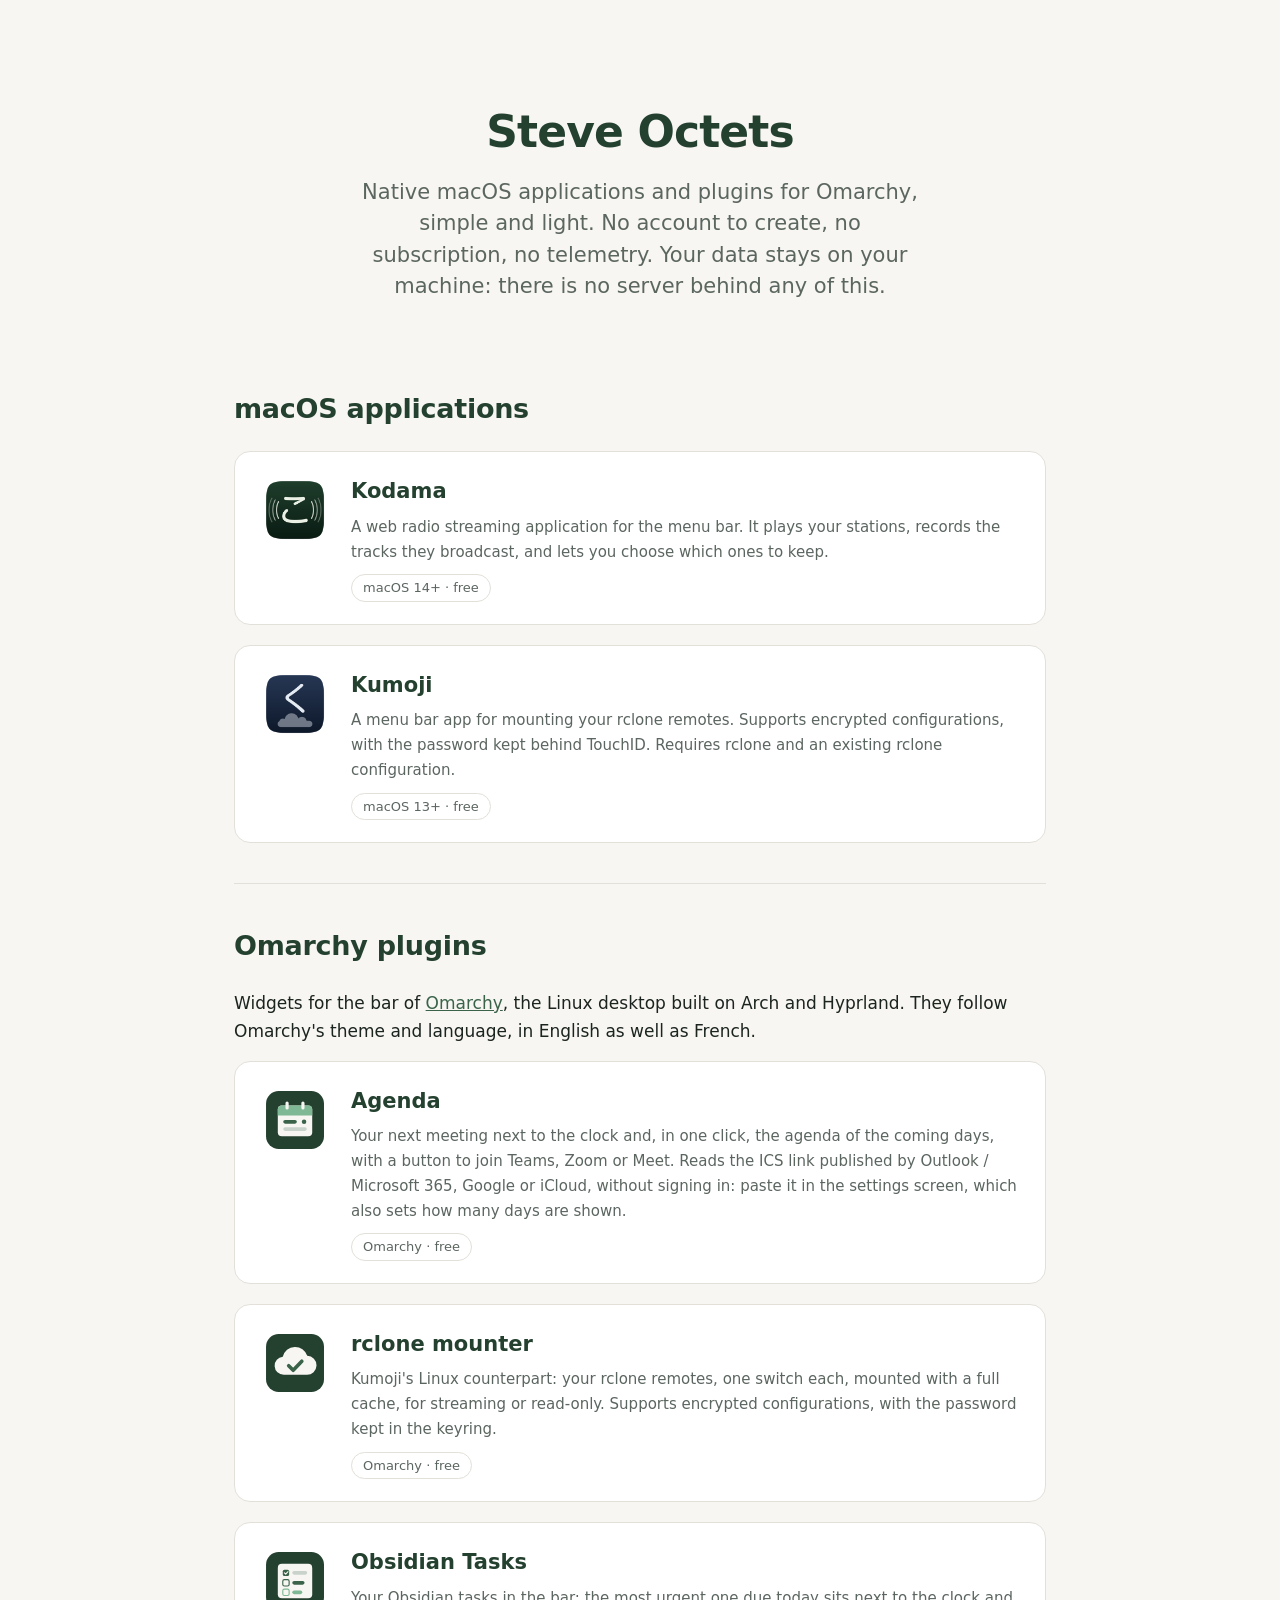
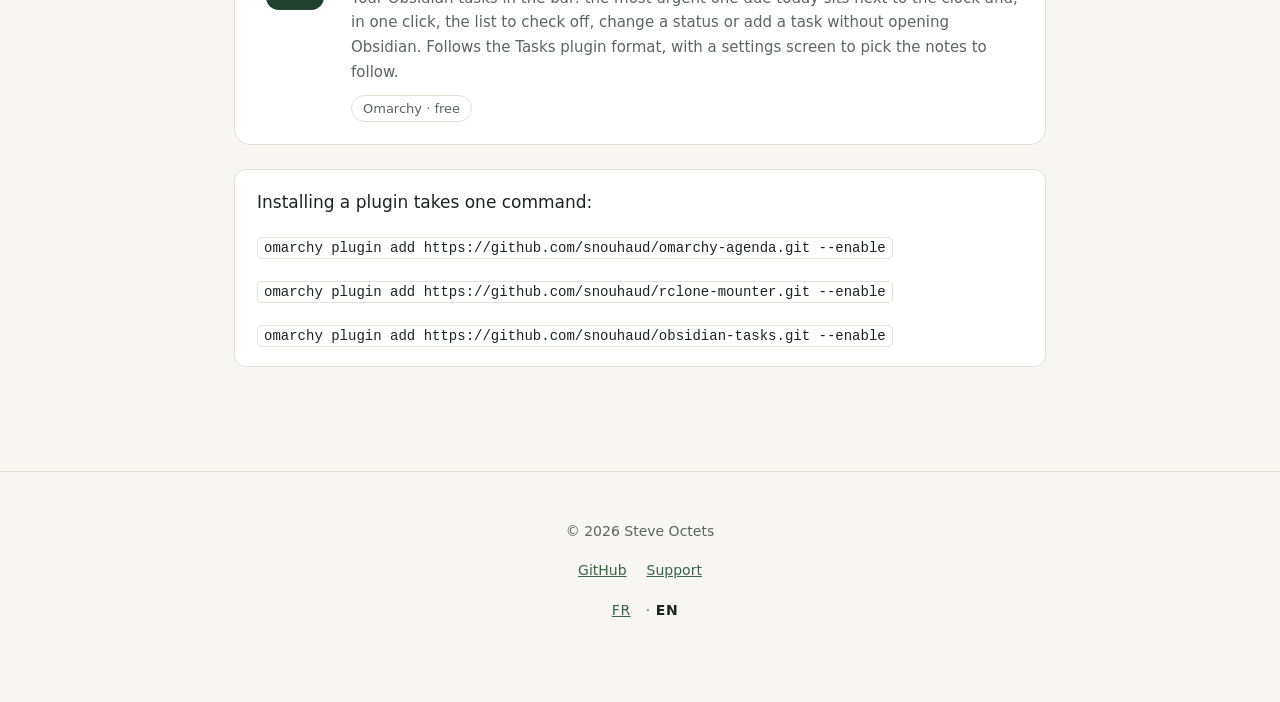
<file: index.html>
<!DOCTYPE html>
<html lang="fr">
<head>
<meta charset="utf-8">
<meta name="viewport" content="width=device-width, initial-scale=1">
<title>Steve Octets — de petites applications macOS et des plugins Omarchy</title>
<meta name="description" content="De petites applications macOS natives et des plugins pour Omarchy (Linux), simples et légers. Pas de compte à créer, pas d'abonnement, pas de télémétrie. Vos données restent sur votre machine.">
<link rel="icon" href="images/kodama.png">
<link rel="stylesheet" href="style.css">
<link rel="alternate" hreflang="fr" href="https://steveoctets.github.io/">
<link rel="alternate" hreflang="en" href="https://steveoctets.github.io/en/">
<link rel="alternate" hreflang="x-default" href="https://steveoctets.github.io/en/">
</head>
<body>

<header>
    <h1>Steve Octets</h1>
    <p class="accroche">
        Des applications macOS natives et des plugins pour Omarchy, simples et légers.
        Pas de compte à créer, pas d'abonnement, pas de télémétrie. Vos données restent
        sur votre machine : il n'y a aucun serveur derrière.
    </p>
</header>

<div class="contenu">

<section style="border-top:none; padding-top:0;">
    <h2>Applications macOS</h2>
    <div class="applications">

        <!-- Une application = une carte. Pour en ajouter une, copier ce bloc. -->
        <a class="application" href="https://steveoctets.github.io/kodama/">
            <img src="images/kodama.png" alt="">
            <div>
                <h3>Kodama</h3>
                <p>
                    Une application de streaming de Web Radio pour la barre des menus. Elle lit
                    vos stations, enregistre les morceaux diffusés, et vous laisse choisir ceux
                    à sauvegarder.
                </p>
                <span class="plateforme">macOS 14+ · gratuit</span>
            </div>
        </a>

        <a class="application" href="https://steveoctets.github.io/kumoji/">
            <img src="images/kumoji.png" alt="">
            <div>
                <h3>Kumoji</h3>
                <p>
                    Un menulet pour monter vos remotes rclone. Prise en charge des
                    configurations chiffrées, et du mot de passe gardé derrière TouchID.
                    Nécessite rclone et une configuration rclone existante.
                </p>
                <span class="plateforme">macOS 13+ · gratuit</span>
            </div>
        </a>

    </div>
</section>

<section>
    <h2>Plugins Omarchy</h2>
    <p>
        Des widgets pour la barre d'<a href="https://omarchy.org">Omarchy</a>, le bureau Linux
        bâti sur Arch et Hyprland. Ils suivent le thème et la langue d'Omarchy, en
        français comme en anglais.
    </p>
    <div class="applications">

        <a class="application" href="https://github.com/snouhaud/omarchy-agenda">
            <img src="images/agenda.svg" alt="">
            <div>
                <h3>Agenda</h3>
                <p>
                    Votre prochaine réunion à côté de l'horloge et, d'un clic, l'agenda des
                    jours qui viennent, avec un bouton pour rejoindre Teams, Zoom ou Meet. Lit
                    le lien ICS publié par Outlook / Microsoft 365, Google ou iCloud, sans
                    connexion à un compte : il se colle dans l'écran de réglages, qui règle
                    aussi le nombre de jours affichés.
                </p>
                <span class="plateforme">Omarchy · gratuit</span>
            </div>
        </a>

        <a class="application" href="https://github.com/snouhaud/rclone-mounter">
            <img src="images/rclone-mounter.svg" alt="">
            <div>
                <h3>rclone mounter</h3>
                <p>
                    Le pendant Linux de Kumoji : vos remotes rclone, un interrupteur chacun,
                    montés en cache complet, en streaming ou en lecture seule. Prend en charge
                    les configurations chiffrées, avec le mot de passe gardé dans le trousseau.
                </p>
                <span class="plateforme">Omarchy · gratuit</span>
            </div>
        </a>

        <a class="application" href="https://github.com/snouhaud/obsidian-tasks">
            <img src="images/obsidian-tasks.svg" alt="">
            <div>
                <h3>Obsidian Tasks</h3>
                <p>
                    Vos tâches Obsidian dans la barre : la plus urgente du jour s'affiche à
                    côté de l'horloge et, d'un clic, la liste pour cocher, changer un statut ou
                    ajouter une tâche sans ouvrir Obsidian. Suit la convention du plugin Tasks,
                    avec un écran de réglages pour choisir les notes à suivre.
                </p>
                <span class="plateforme">Omarchy · gratuit</span>
            </div>
        </a>

    </div>
    <div class="note">
        <p>Pour installer un plugin, une commande suffit :</p>
        <p><code>omarchy plugin add https://github.com/snouhaud/omarchy-agenda.git --enable</code></p>
        <p><code>omarchy plugin add https://github.com/snouhaud/rclone-mounter.git --enable</code></p>
        <p><code>omarchy plugin add https://github.com/snouhaud/obsidian-tasks.git --enable</code></p>
    </div>
</section>

</div>

<footer>
    <p>© 2026 Steve Octets</p>
    <p><a href="https://github.com/steveoctets">GitHub</a><a href="https://ko-fi.com/steveoctets">Soutenir</a></p>
    <p class="langues"><strong>FR</strong> · <a href="en/" onclick="try{localStorage.setItem('langue','en')}catch(e){}">EN</a></p>
</footer>

<script>
// La langue du visiteur, une fois pour toutes.
//
// Le choix explicite l'emporte et se souvient ; à défaut, on suit le navigateur. La page
// française est le contenu, pas une page de redirection : un robot qui n'exécute pas ce
// script voit du vrai texte, et le hreflang ci-dessus lui dit où trouver l'autre version.
(function () {
    var choix = null;
    try { choix = localStorage.getItem('langue'); } catch (e) {}
    var ici = document.documentElement.lang;
    var voulue = choix || (navigator.language || 'en').slice(0, 2).toLowerCase();
    if (voulue !== 'fr') { voulue = 'en'; }
    if (voulue === ici) { return; }
    var autre = document.querySelector('link[rel=alternate][hreflang=' + voulue + ']');
    if (autre) { location.replace(autre.href); }
})();
</script>

</body>
</html>
</file>
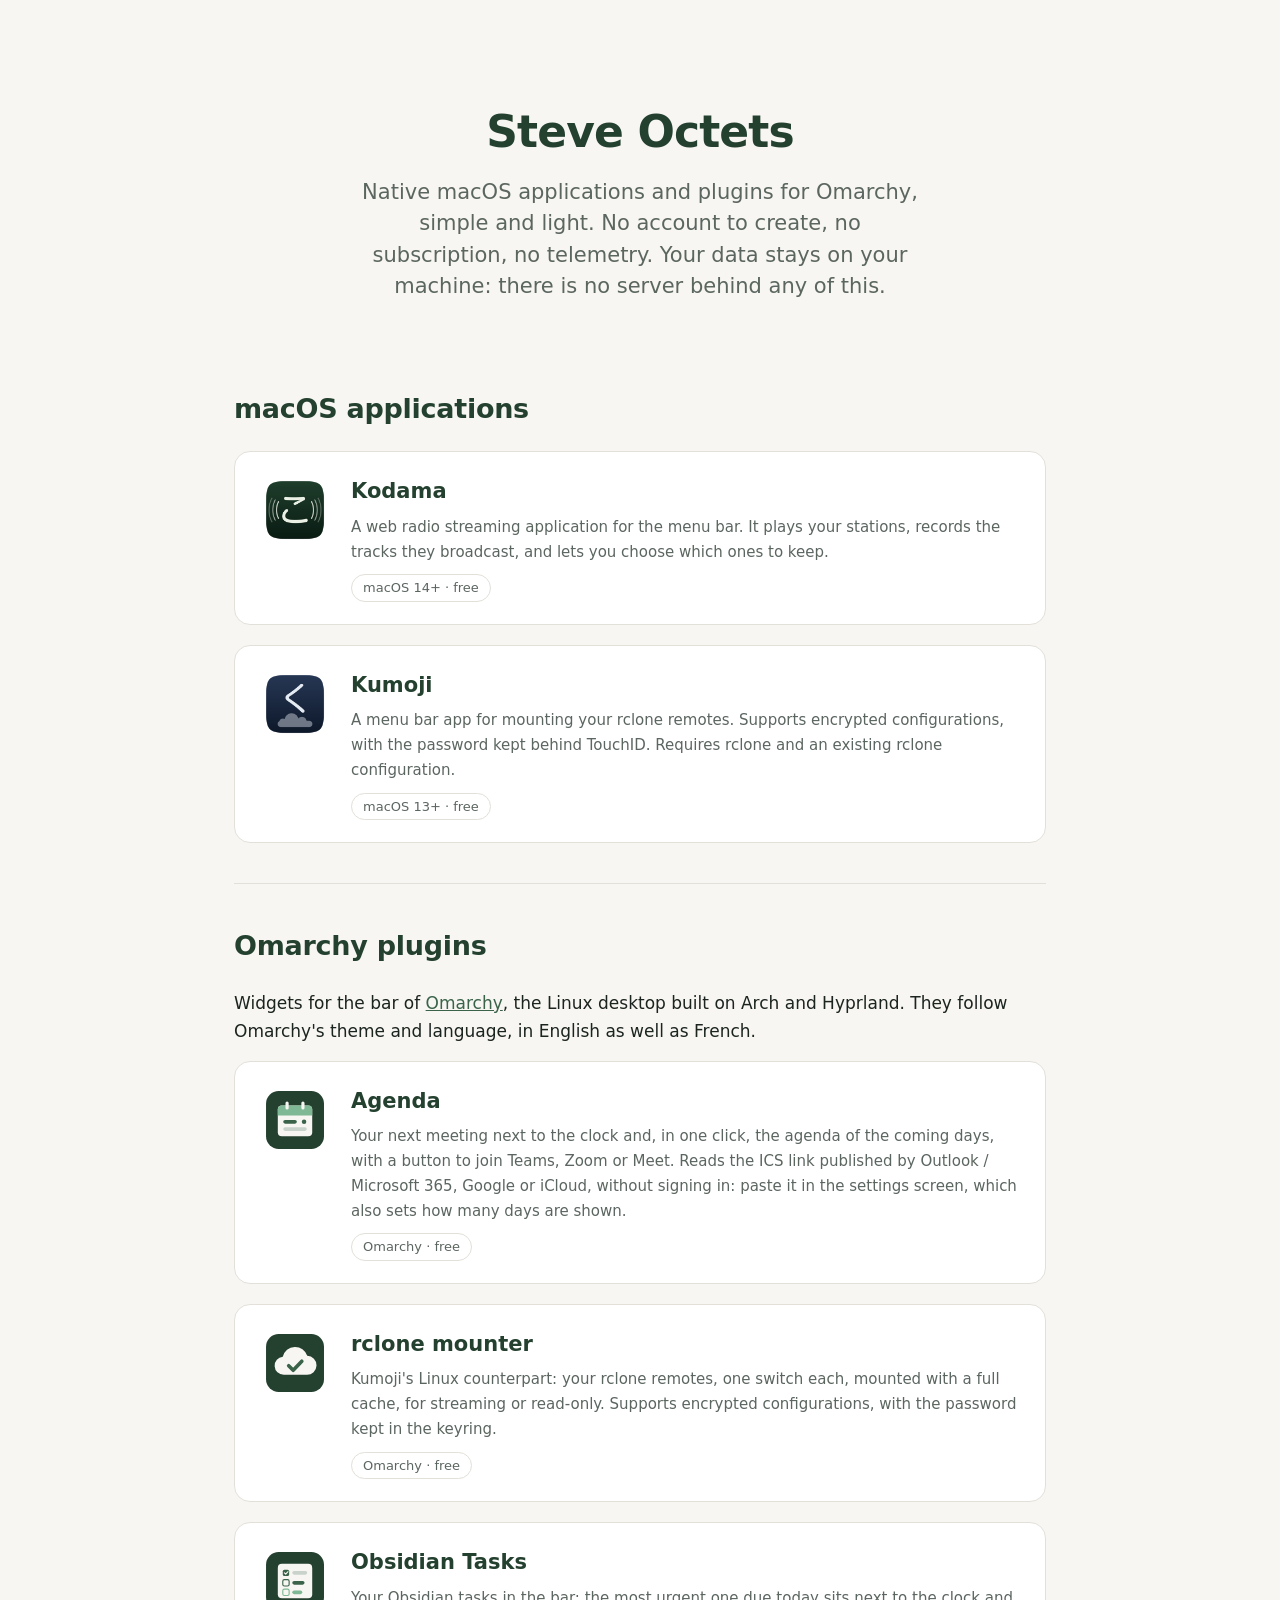
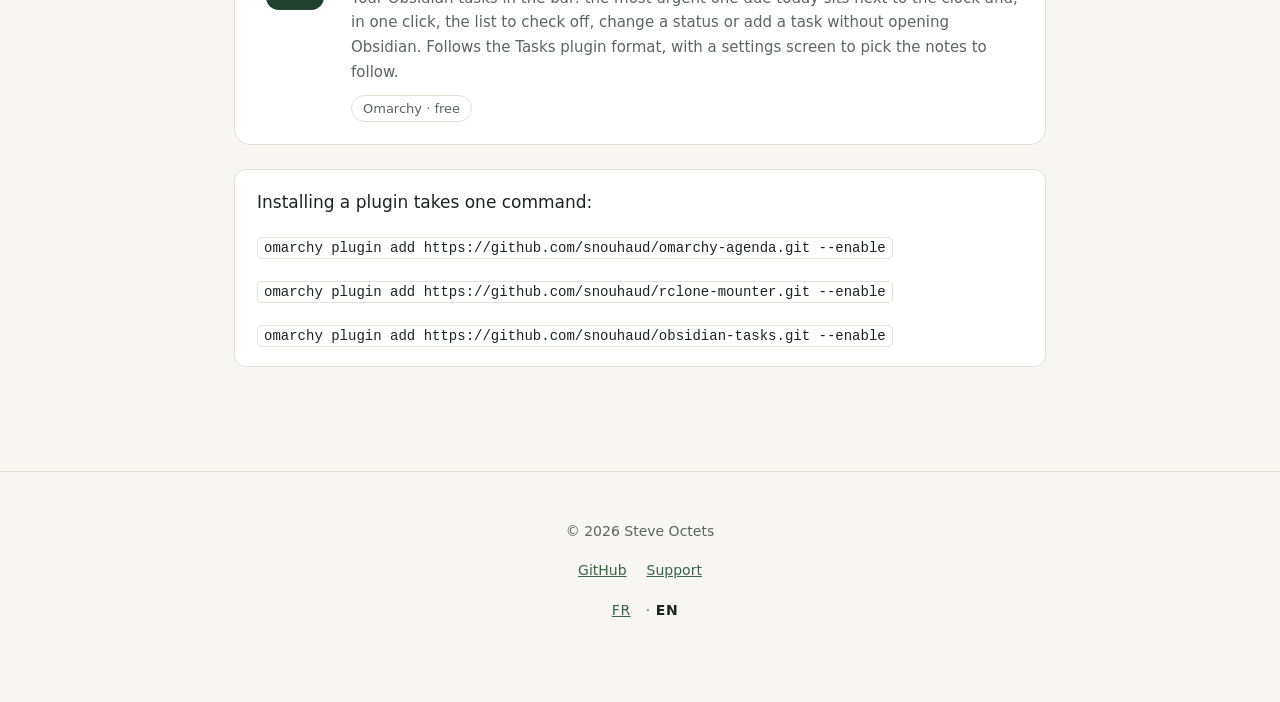
<file: en/index.html>
<!DOCTYPE html>
<html lang="en">
<head>
<meta charset="utf-8">
<meta name="viewport" content="width=device-width, initial-scale=1">
<title>Steve Octets — small macOS applications and Omarchy plugins</title>
<meta name="description" content="Small native macOS applications and plugins for Omarchy (Linux), simple and light. No account to create, no subscription, no telemetry. Your data stays on your machine.">
<link rel="icon" href="../images/kodama.png">
<link rel="stylesheet" href="../style.css">
<link rel="alternate" hreflang="fr" href="https://steveoctets.github.io/">
<link rel="alternate" hreflang="en" href="https://steveoctets.github.io/en/">
<link rel="alternate" hreflang="x-default" href="https://steveoctets.github.io/en/">
</head>
<body>

<header>
    <h1>Steve Octets</h1>
    <p class="accroche">
        Native macOS applications and plugins for Omarchy, simple and light. No account to
        create, no subscription, no telemetry. Your data stays on your machine: there is no
        server behind any of this.
    </p>
</header>

<div class="contenu">

<section style="border-top:none; padding-top:0;">
    <h2>macOS applications</h2>
    <div class="applications">

        <!-- Une application = une carte. Pour en ajouter une, copier ce bloc. -->
        <a class="application" href="https://steveoctets.github.io/kodama/en/">
            <img src="../images/kodama.png" alt="">
            <div>
                <h3>Kodama</h3>
                <p>
                    A web radio streaming application for the menu bar. It plays your stations,
                    records the tracks they broadcast, and lets you choose which ones to keep.
                </p>
                <span class="plateforme">macOS 14+ · free</span>
            </div>
        </a>

        <a class="application" href="https://steveoctets.github.io/kumoji/en/">
            <img src="../images/kumoji.png" alt="">
            <div>
                <h3>Kumoji</h3>
                <p>
                    A menu bar app for mounting your rclone remotes. Supports encrypted
                    configurations, with the password kept behind TouchID. Requires rclone and
                    an existing rclone configuration.
                </p>
                <span class="plateforme">macOS 13+ · free</span>
            </div>
        </a>

    </div>
</section>

<section>
    <h2>Omarchy plugins</h2>
    <p>
        Widgets for the bar of <a href="https://omarchy.org">Omarchy</a>, the Linux desktop
        built on Arch and Hyprland. They follow Omarchy's theme and language, in English as
        well as French.
    </p>
    <div class="applications">

        <a class="application" href="https://github.com/snouhaud/omarchy-agenda">
            <img src="../images/agenda.svg" alt="">
            <div>
                <h3>Agenda</h3>
                <p>
                    Your next meeting next to the clock and, in one click, the agenda of the
                    coming days, with a button to join Teams, Zoom or Meet. Reads the ICS link
                    published by Outlook / Microsoft 365, Google or iCloud, without signing in:
                    paste it in the settings screen, which also sets how many days are shown.
                </p>
                <span class="plateforme">Omarchy · free</span>
            </div>
        </a>

        <a class="application" href="https://github.com/snouhaud/rclone-mounter">
            <img src="../images/rclone-mounter.svg" alt="">
            <div>
                <h3>rclone mounter</h3>
                <p>
                    Kumoji's Linux counterpart: your rclone remotes, one switch each, mounted
                    with a full cache, for streaming or read-only. Supports encrypted
                    configurations, with the password kept in the keyring.
                </p>
                <span class="plateforme">Omarchy · free</span>
            </div>
        </a>

        <a class="application" href="https://github.com/snouhaud/obsidian-tasks">
            <img src="../images/obsidian-tasks.svg" alt="">
            <div>
                <h3>Obsidian Tasks</h3>
                <p>
                    Your Obsidian tasks in the bar: the most urgent one due today sits next
                    to the clock and, in one click, the list to check off, change a status or
                    add a task without opening Obsidian. Follows the Tasks plugin format, with
                    a settings screen to pick the notes to follow.
                </p>
                <span class="plateforme">Omarchy · free</span>
            </div>
        </a>

    </div>
    <div class="note">
        <p>Installing a plugin takes one command:</p>
        <p><code>omarchy plugin add https://github.com/snouhaud/omarchy-agenda.git --enable</code></p>
        <p><code>omarchy plugin add https://github.com/snouhaud/rclone-mounter.git --enable</code></p>
        <p><code>omarchy plugin add https://github.com/snouhaud/obsidian-tasks.git --enable</code></p>
    </div>
</section>

</div>

<footer>
    <p>© 2026 Steve Octets</p>
    <p><a href="https://github.com/steveoctets">GitHub</a><a href="https://ko-fi.com/steveoctets">Support</a></p>
    <p class="langues"><a href="../" onclick="try{localStorage.setItem('langue','fr')}catch(e){}">FR</a> · <strong>EN</strong></p>
</footer>

<script>
// La langue du visiteur, une fois pour toutes.
//
// Le choix explicite l'emporte et se souvient ; à défaut, on suit le navigateur. La page
// française est le contenu, pas une page de redirection : un robot qui n'exécute pas ce
// script voit du vrai texte, et le hreflang ci-dessus lui dit où trouver l'autre version.
(function () {
    var choix = null;
    try { choix = localStorage.getItem('langue'); } catch (e) {}
    var ici = document.documentElement.lang;
    var voulue = choix || (navigator.language || 'en').slice(0, 2).toLowerCase();
    if (voulue !== 'fr') { voulue = 'en'; }
    if (voulue === ici) { return; }
    var autre = document.querySelector('link[rel=alternate][hreflang=' + voulue + ']');
    if (autre) { location.replace(autre.href); }
})();
</script>

</body>
</html>
</file>
<file: style.css>
/* Kodama — la palette de l'icône : vert forêt, blanc cassé. */
:root {
    color-scheme: light dark;
    --fond: #f7f6f2;
    --fond-carte: #ffffff;
    --encre: #1c2420;
    --encre-douce: #5c6660;
    --vert: #24402f;
    --vert-clair: #3a6349;
    --trait: #e2e0d9;
}
@media (prefers-color-scheme: dark) {
    :root {
        --fond: #12211a;
        --fond-carte: #1a2c23;
        --encre: #eaf0e4;
        --encre-douce: #9db0a3;
        --vert: #eaf0e4;
        --vert-clair: #7fb894;
        --trait: #24402f;
    }
}

* { box-sizing: border-box; }

body {
    margin: 0;
    font: 17px/1.65 -apple-system, BlinkMacSystemFont, "Segoe UI", system-ui, sans-serif;
    color: var(--encre);
    background: var(--fond);
    -webkit-font-smoothing: antialiased;
}

.contenu { max-width: 860px; margin: 0 auto; padding: 0 24px; }

/* En-tête */
header { text-align: center; padding: 72px 24px 48px; }
header img.icone { width: 128px; height: 128px; border-radius: 28px; }
header h1 {
    font-size: 44px; margin: 24px 0 8px; letter-spacing: -0.02em;
    color: var(--vert);
}
header .kana { font-size: 20px; color: var(--encre-douce); margin: 0 0 20px; }
header p.accroche {
    font-size: 21px; line-height: 1.5; color: var(--encre-douce);
    max-width: 560px; margin: 0 auto 36px;
}

/* Le bouton de téléchargement */
.telecharger {
    display: inline-block; padding: 15px 34px; border-radius: 12px;
    background: var(--vert-clair); color: #fff; text-decoration: none;
    font-size: 18px; font-weight: 600;
    transition: transform .12s ease, filter .12s ease;
}
@media (prefers-color-scheme: dark) { .telecharger { color: #12211a; } }
.telecharger:hover { transform: translateY(-1px); filter: brightness(1.08); }
.dessous { font-size: 14px; color: var(--encre-douce); margin-top: 14px; }

/* Sections */
section { padding: 40px 0; border-top: 1px solid var(--trait); }
h2 { font-size: 27px; margin: 0 0 20px; letter-spacing: -0.01em; color: var(--vert); }
h3 { font-size: 19px; margin: 32px 0 10px; }
p { margin: 0 0 16px; }
a { color: var(--vert-clair); }

figure { margin: 28px 0; }
figure img {
    width: 100%; border-radius: 12px; border: 1px solid var(--trait);
    display: block;
}
figcaption {
    font-size: 14px; color: var(--encre-douce); margin-top: 10px;
    text-align: center;
}

.trois { display: grid; gap: 24px; grid-template-columns: repeat(auto-fit, minmax(230px, 1fr)); }
.trois h3 { margin-top: 0; }
.trois p { font-size: 15px; color: var(--encre-douce); margin: 0; }

ul { padding-left: 22px; }
li { margin-bottom: 9px; }

code {
    font: 14px ui-monospace, SFMono-Regular, Menlo, monospace;
    background: var(--fond-carte); padding: 2px 6px; border-radius: 5px;
    border: 1px solid var(--trait);
}

.note {
    background: var(--fond-carte); border: 1px solid var(--trait);
    border-radius: 12px; padding: 18px 22px; margin: 24px 0;
}
.note p:last-child { margin-bottom: 0; }

/* Le sélecteur de langue : présent, jamais mis en avant. La langue en cours est en
   gras plutôt que grisée — c'est un repère, pas un bouton désactivé. */
.langues { margin-top: 14px; font-size: 14px; letter-spacing: 0.04em; }
.langues strong { color: var(--encre); font-weight: 600; }

footer {
    text-align: center; padding: 48px 24px 64px;
    color: var(--encre-douce); font-size: 14px;
    border-top: 1px solid var(--trait); margin-top: 40px;
}
footer a { margin: 0 10px; }

nav.retour { padding-top: 28px; font-size: 15px; }

/* --- La vitrine : une carte par application ------------------------------- */

.applications { display: grid; gap: 20px; margin: 8px 0 0; }

.application {
    display: flex; gap: 20px; align-items: flex-start;
    background: var(--fond-carte); border: 1px solid var(--trait);
    border-radius: 16px; padding: 22px 24px;
    text-decoration: none; color: inherit;
    transition: transform .12s ease, border-color .12s ease;
}
.application:hover { transform: translateY(-2px); border-color: var(--vert-clair); }
.application img { width: 72px; height: 72px; border-radius: 16px; flex-shrink: 0; }
.application h3 { margin: 0 0 6px; font-size: 21px; color: var(--vert); }
.application p { margin: 0; font-size: 15px; color: var(--encre-douce); }
.application .plateforme {
    display: inline-block; margin-top: 10px; font-size: 13px;
    color: var(--encre-douce); border: 1px solid var(--trait);
    border-radius: 20px; padding: 2px 11px;
}

/* Une commande à copier : elle passe à la ligne plutôt que de déborder sur mobile. */
.note code { overflow-wrap: anywhere; }
</file>
